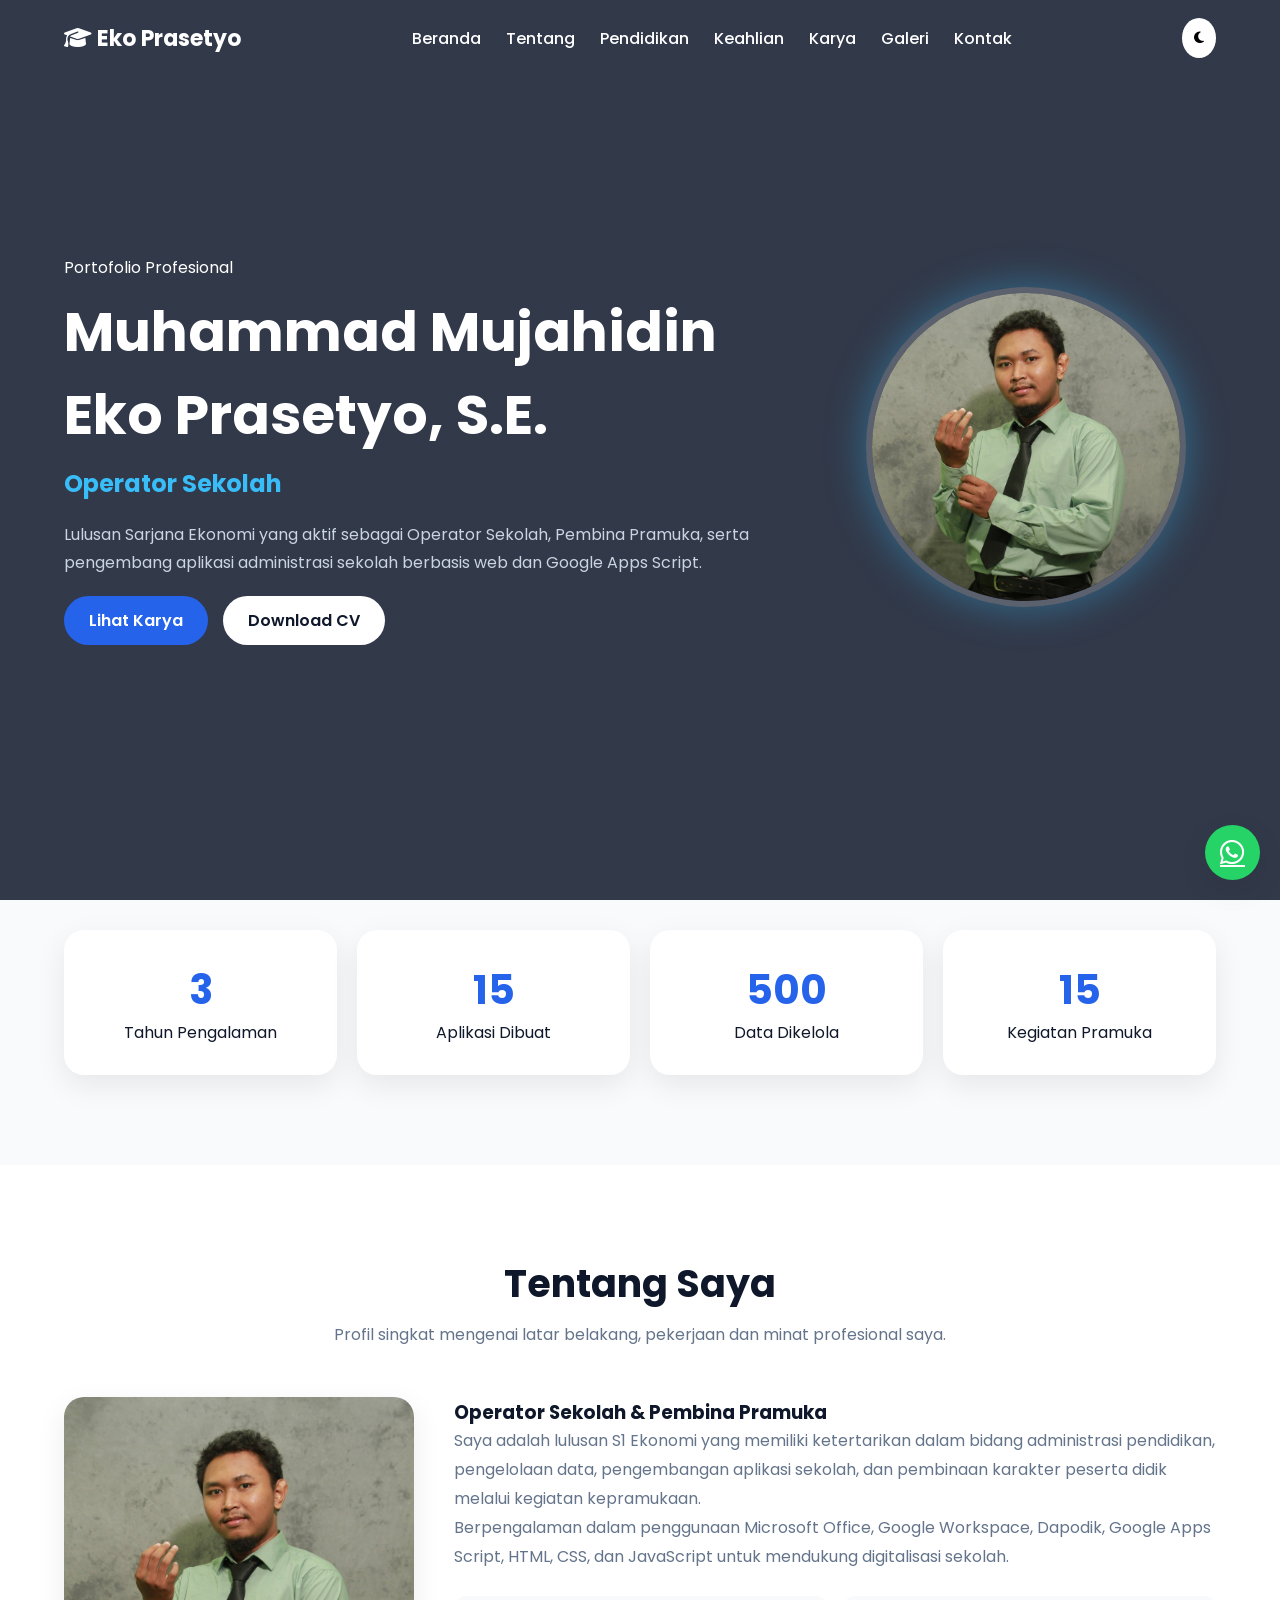
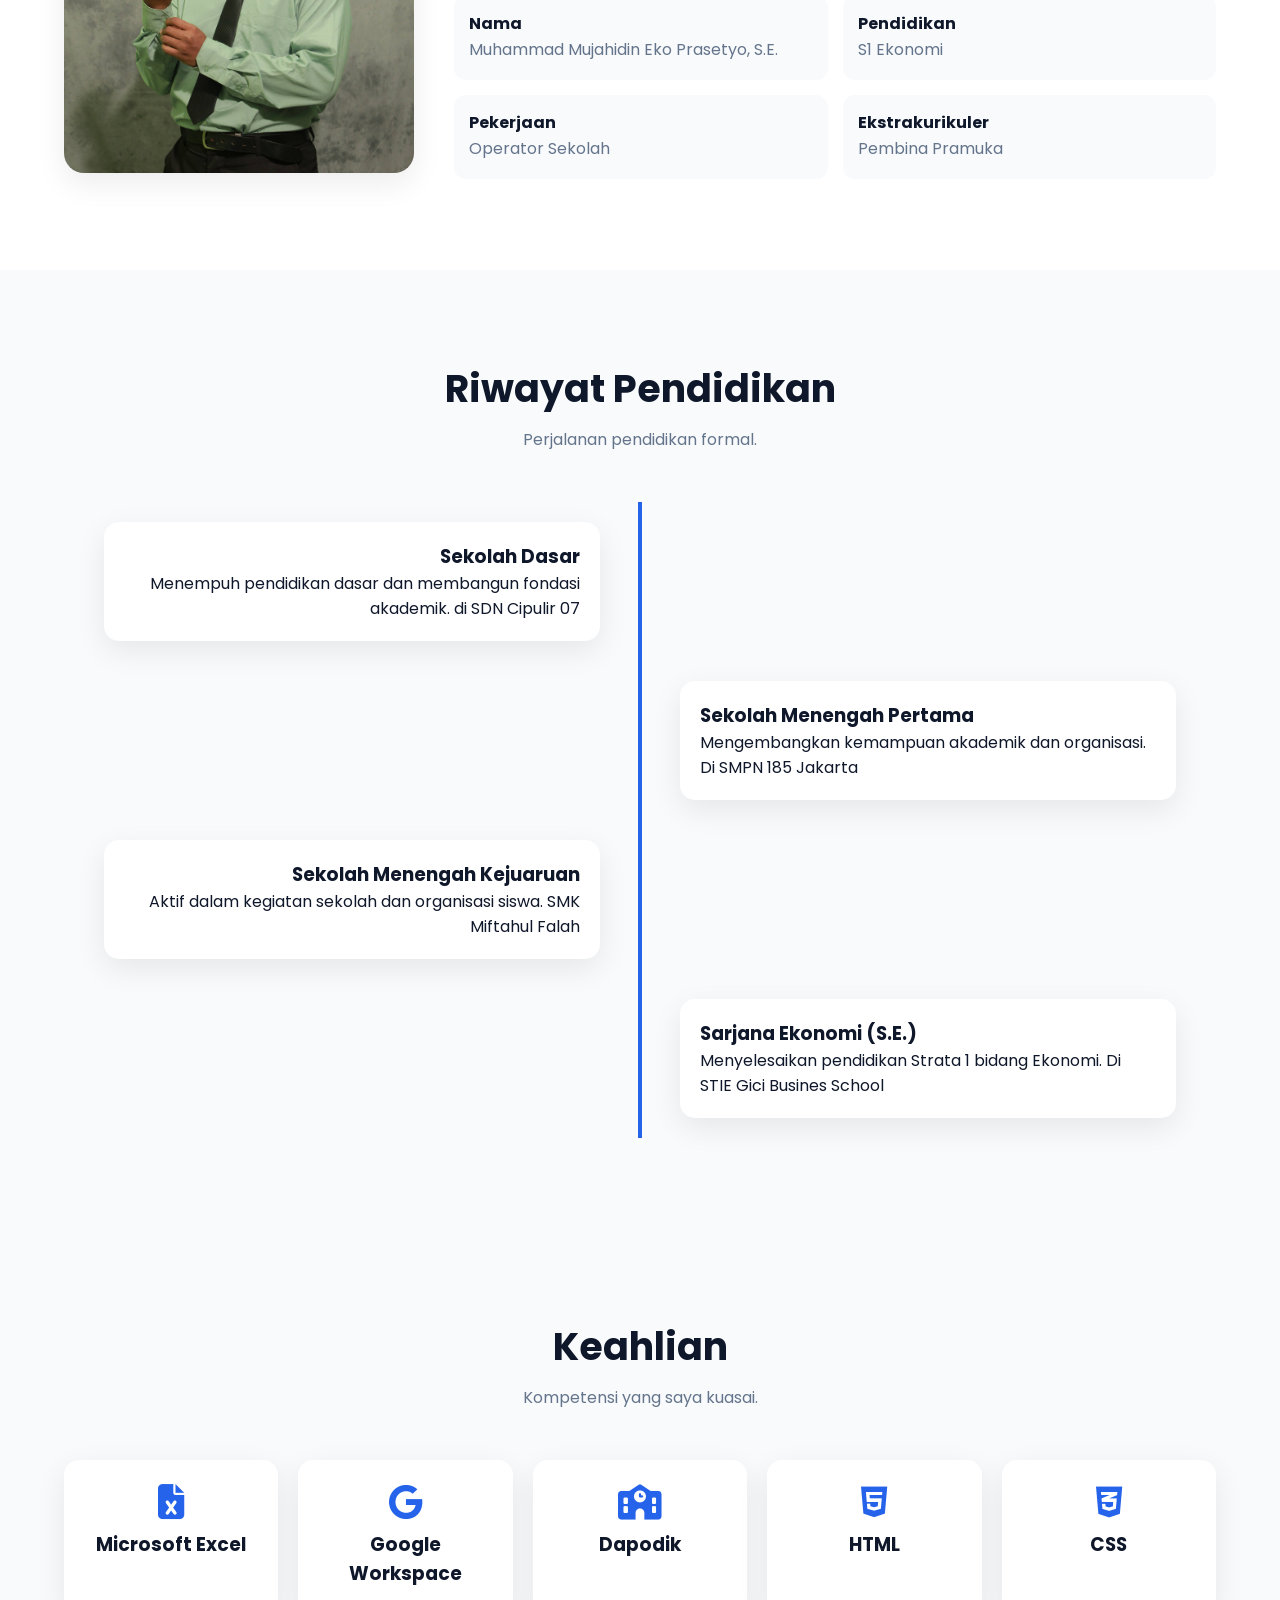
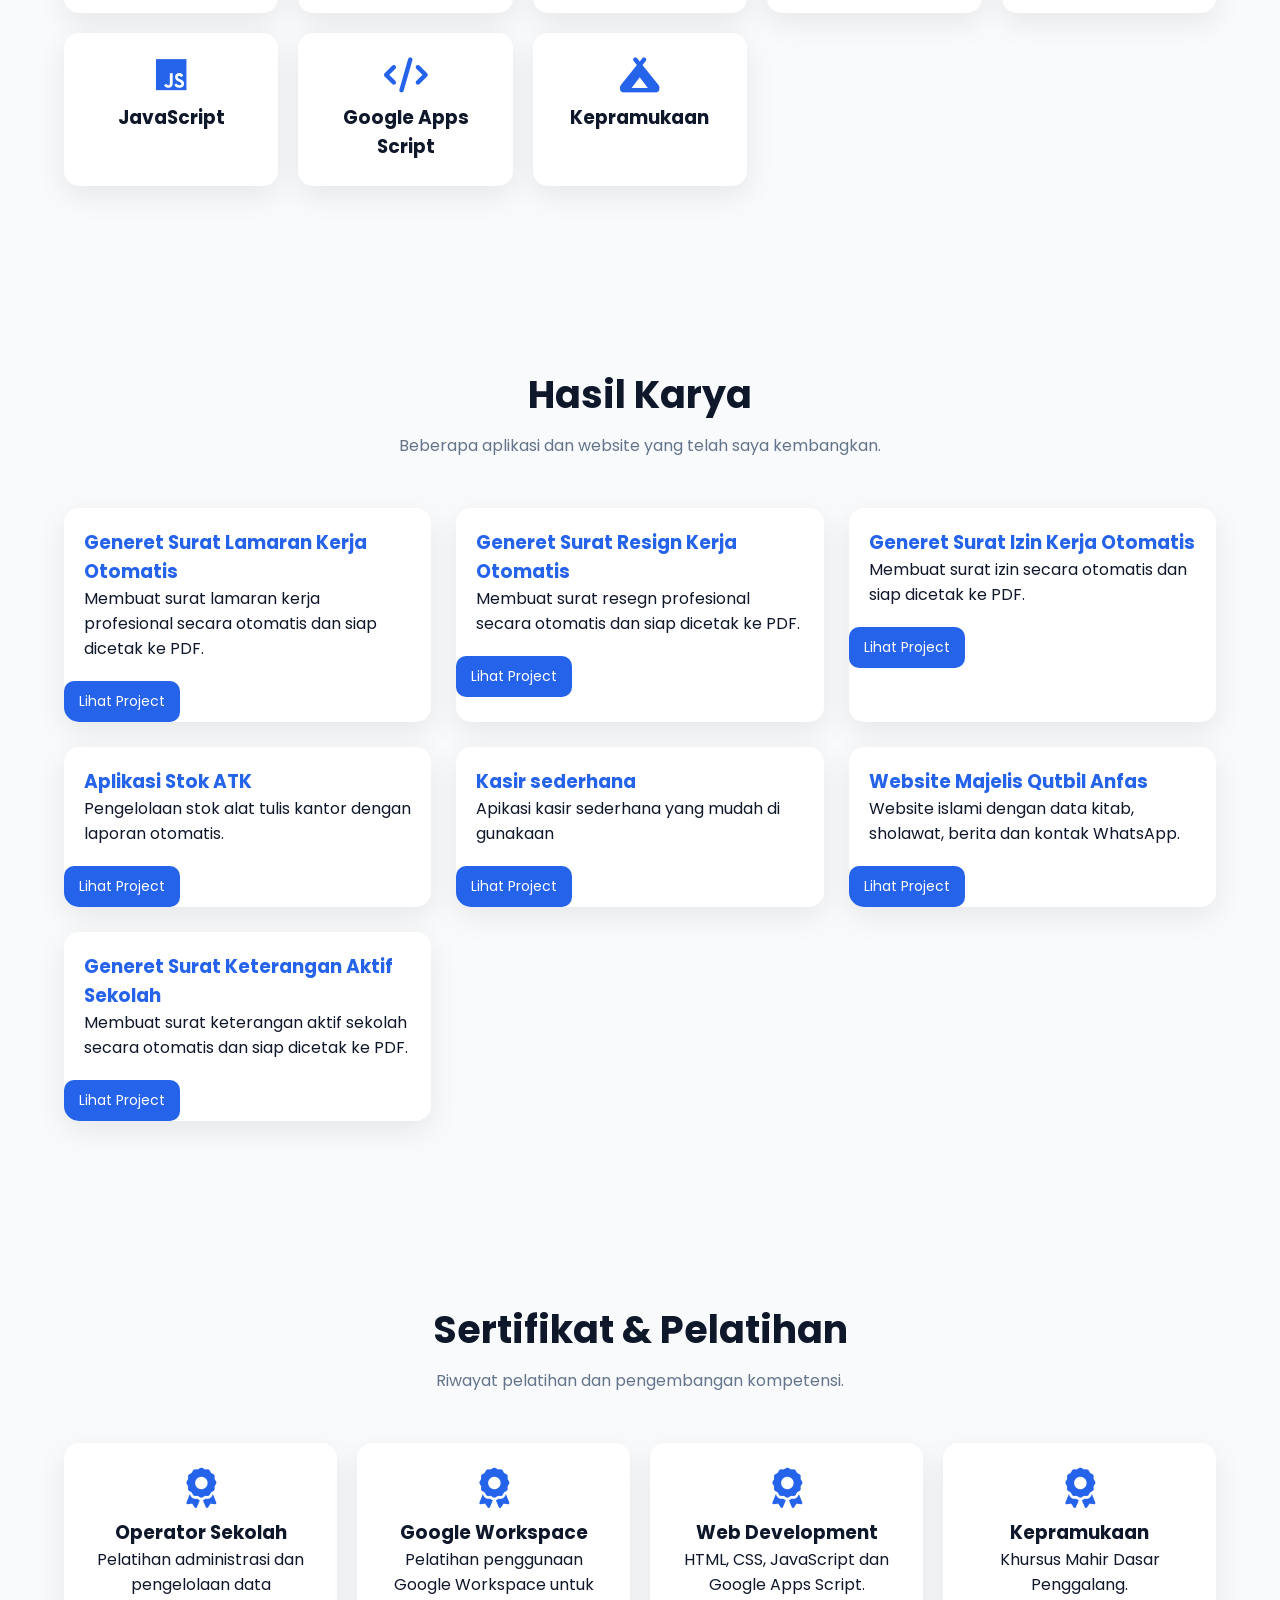
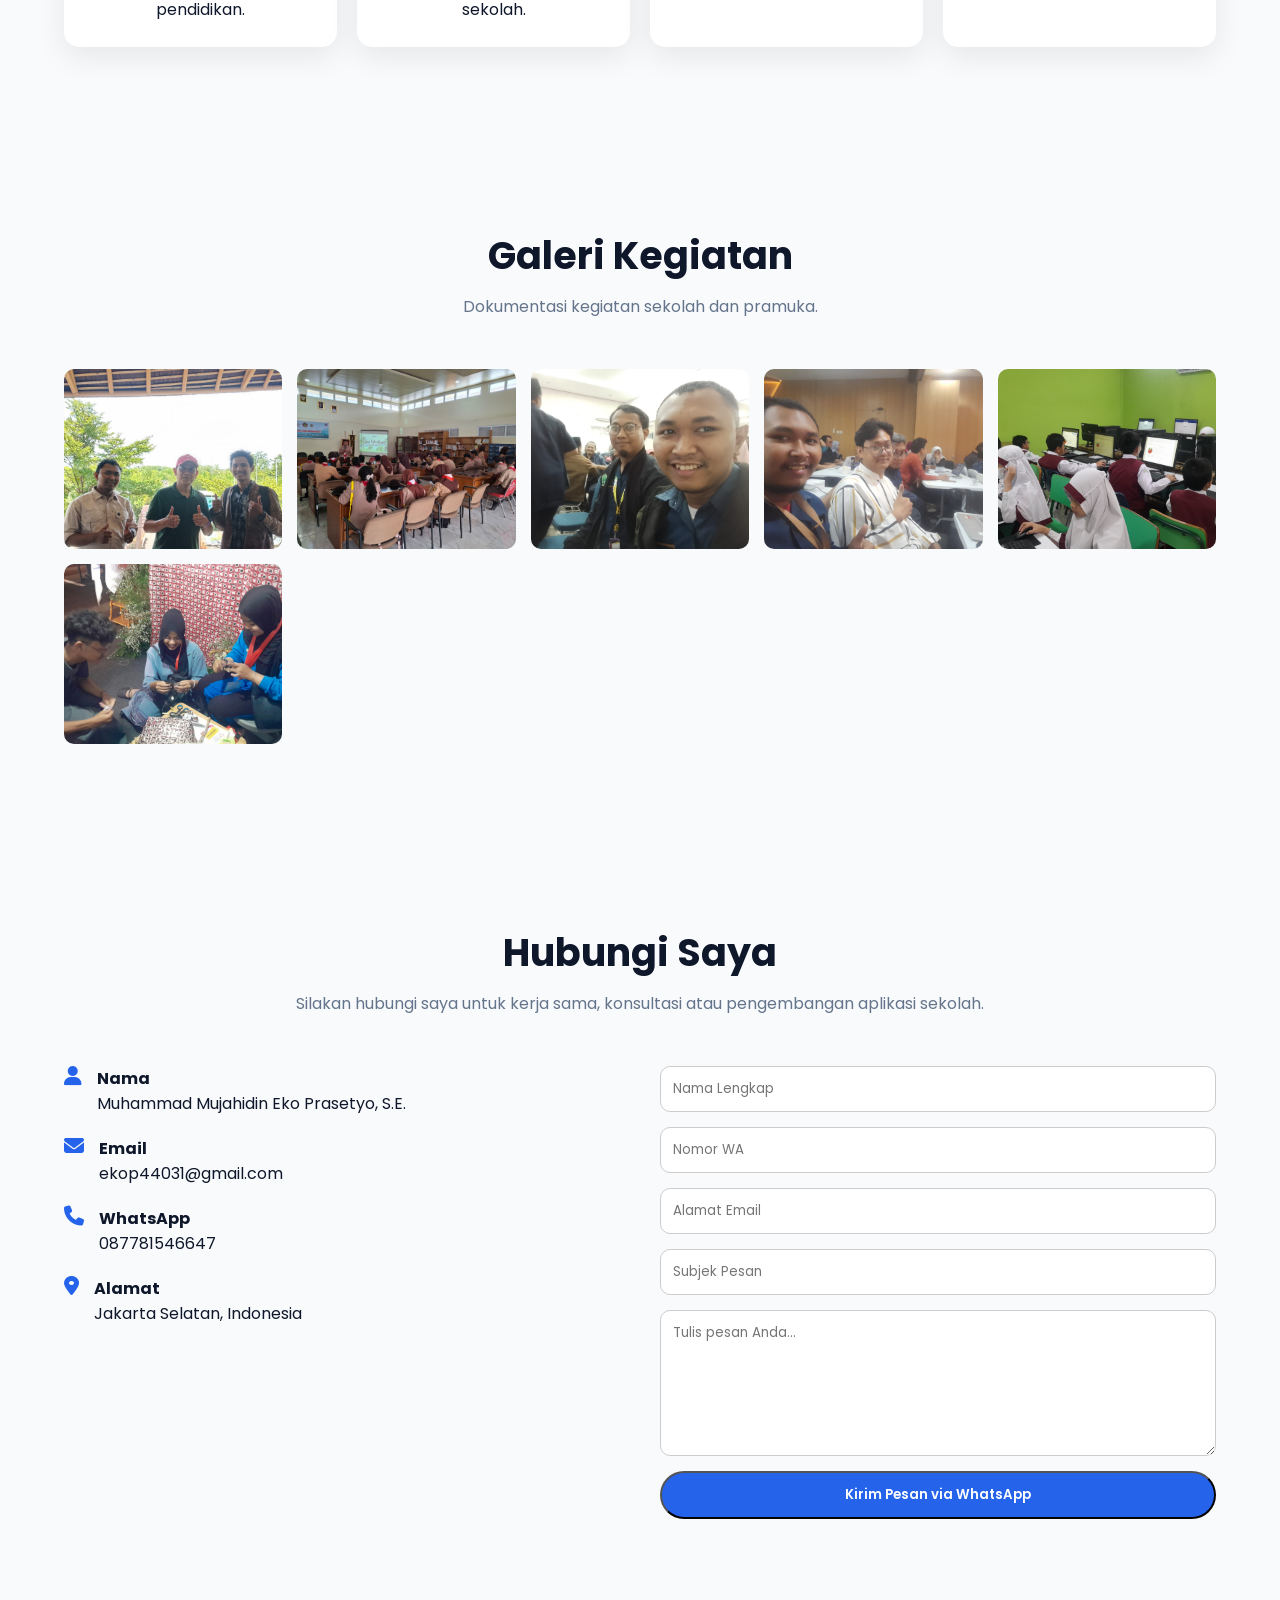
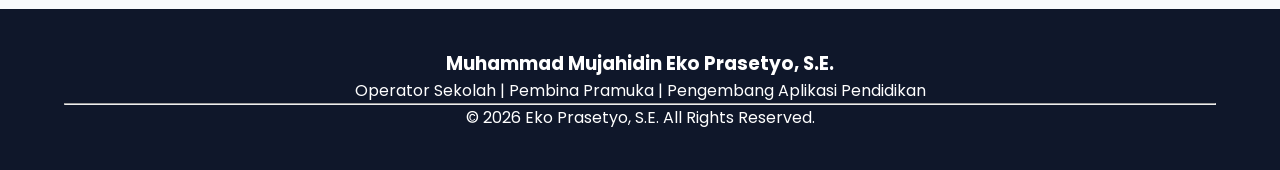
<file: index.html>
<!DOCTYPE html>
<html lang="id">
<head>
    <meta charset="UTF-8">
    <meta name="viewport" content="width=device-width, initial-scale=1.0">

    <title>Eko Prasetyo, S.E | Portofolio Profesional</title>

    <meta name="description" content="Portofolio Eko Prasetyo, S.E. - Operator Sekolah, Pembina Pramuka dan Pengembang Aplikasi Sekolah.">

    <!-- GOOGLE FONT -->
    <link href="https://fonts.googleapis.com/css2?family=Poppins:wght@300;400;500;600;700;800&display=swap" rel="stylesheet">

    <!-- FONT AWESOME -->
    <link rel="stylesheet"
    href="https://cdnjs.cloudflare.com/ajax/libs/font-awesome/6.5.2/css/all.min.css">

    <!-- CSS -->
    <link rel="stylesheet" href="css/style.css">
</head>

<body>

<!-- =========================
NAVBAR
========================= -->

<header class="header">

    <div class="container nav-container">

        <div class="logo">
            <i class="fa-solid fa-graduation-cap"></i>
            Eko Prasetyo
        </div>

        <nav>

            <ul class="nav-menu">

                <li>
                    <a href="#home">Beranda</a>
                </li>

                <li>
                    <a href="#about">Tentang</a>
                </li>

                <li>
                    <a href="#education">Pendidikan</a>
                </li>

                <li>
                    <a href="#skills">Keahlian</a>
                </li>

                <li>
                    <a href="#projects">Karya</a>
                </li>

                <li>
                    <a href="#gallery">Galeri</a>
                </li>

                <li>
                    <a href="#contact">Kontak</a>
                </li>

            </ul>

        </nav>

        <button id="darkModeBtn" class="dark-btn">
            <i class="fa-solid fa-moon"></i>
        </button>

    </div>

</header>

<!-- =========================
HERO
========================= -->

<section id="home" class="hero">

    <div class="container hero-content">

        <div class="hero-text">

            <span class="badge">
                Portofolio Profesional
            </span>

            <h1>
                Muhammad Mujahidin Eko Prasetyo, S.E.
            </h1>

            <h2>
                <span id="typing"></span>
            </h2>

            <p>
                Lulusan Sarjana Ekonomi yang aktif sebagai
                Operator Sekolah, Pembina Pramuka, serta
                pengembang aplikasi administrasi sekolah
                berbasis web dan Google Apps Script.
            </p>

            <div class="hero-button">

                <a href="#projects" class="btn-primary">
                    Lihat Karya
                </a>

                <a href="CV.pdf"
                   class="btn-secondary"
                   target="_blank">

                    Download CV

                </a>

            </div>

        </div>

        <div class="hero-image">

            <img src="img/1.jpg"
                 alt="Foto Profil">

        </div>

    </div>

</section>

<!-- =========================
STATISTIK
========================= -->

<section class="stats">

    <div class="container stats-grid">

        <div class="stat-card">

            <h3 class="counter" data-target="3">
                0
            </h3>

            <p>Tahun Pengalaman</p>

        </div>

        <div class="stat-card">

            <h3 class="counter" data-target="15">
                0
            </h3>

            <p>Aplikasi Dibuat</p>

        </div>

        <div class="stat-card">

            <h3 class="counter" data-target="500">
                0
            </h3>

            <p>Data Dikelola</p>

        </div>

        <div class="stat-card">

            <h3 class="counter" data-target="15">
                0
            </h3>

            <p>Kegiatan Pramuka</p>

        </div>

    </div>

</section>

<!-- =========================
TENTANG
========================= -->

<section id="about" class="about">

    <div class="container">

        <div class="section-title">

            <h2>Tentang Saya</h2>

            <p>
                Profil singkat mengenai latar belakang,
                pekerjaan dan minat profesional saya.
            </p>

        </div>

        <div class="about-grid">

            <div class="about-image">

                <img src="img/1.jpg"
                     alt="Tentang Saya">

            </div>

            <div class="about-content">

                <h3>
                    Operator Sekolah &
                    Pembina Pramuka
                </h3>

                <p>
                    Saya adalah lulusan S1 Ekonomi yang
                    memiliki ketertarikan dalam bidang
                    administrasi pendidikan, pengelolaan data,
                    pengembangan aplikasi sekolah, dan
                    pembinaan karakter peserta didik melalui
                    kegiatan kepramukaan.
                </p>

                <p>
                    Berpengalaman dalam penggunaan
                    Microsoft Office, Google Workspace,
                    Dapodik, Google Apps Script,
                    HTML, CSS, dan JavaScript untuk
                    mendukung digitalisasi sekolah.
                </p>

                <div class="about-info">

                    <div class="info-box">
                        <h4>Nama</h4>
                        <p>Muhammad Mujahidin Eko Prasetyo, S.E.</p>
                    </div>

                    <div class="info-box">
                        <h4>Pendidikan</h4>
                        <p>S1 Ekonomi</p>
                    </div>

                    <div class="info-box">
                        <h4>Pekerjaan</h4>
                        <p>Operator Sekolah</p>
                    </div>

                    <div class="info-box">
                        <h4>Ekstrakurikuler</h4>
                        <p>Pembina Pramuka</p>
                    </div>

                </div>

            </div>

        </div>

    </div>

</section>

<!-- =========================
PENDIDIKAN
========================= -->

<section id="education" class="timeline">
    <div class="container">
        <div class="section-title">
            <h2>Riwayat Pendidikan</h2>
            <p>
                Perjalanan pendidikan formal.
            </p>
        </div>
        <div class="timeline-container">
            <div class="timeline-item">
                <div class="timeline-content">
                    <h3>Sekolah Dasar</h3>
                    <p>
                        Menempuh pendidikan dasar
                        dan membangun fondasi akademik. di SDN Cipulir 07
                    </p>
                </div>
            </div>
            <div class="timeline-item">
                <div class="timeline-content">
                    <h3>Sekolah Menengah Pertama</h3>
                    <p>
                        Mengembangkan kemampuan
                        akademik dan organisasi. Di SMPN 185 Jakarta
                    </p>
                </div>
            </div>
            <div class="timeline-item">
                <div class="timeline-content">
                    <h3>Sekolah Menengah Kejuaruan</h3>
                    <p>
                        Aktif dalam kegiatan sekolah
                        dan organisasi siswa. SMK Miftahul Falah
                    </p>
                </div>
            </div>
            <div class="timeline-item">
                <div class="timeline-content">
                    <h3>Sarjana Ekonomi (S.E.)</h3>
                    <p>
                        Menyelesaikan pendidikan
                        Strata 1 bidang Ekonomi. Di STIE Gici Busines School
                    </p>
                </div>
            </div>
        </div>
    </div>
</section>
<!-- =========================
KEAHLIAN
========================= -->
<section id="skills" class="skills">
    <div class="container">
        <div class="section-title">
            <h2>Keahlian</h2>
            <p>
                Kompetensi yang saya kuasai.
            </p>
        </div>
        <div class="skill-grid">
            <div class="skill-card">
                <i class="fa-solid fa-file-excel"></i>
                <h3>Microsoft Excel</h3>
            </div>
            <div class="skill-card">
                <i class="fa-brands fa-google"></i>
                <h3>Google Workspace</h3>
            </div>
            <div class="skill-card">
                <i class="fa-solid fa-school"></i>
                <h3>Dapodik</h3>
            </div>
            <div class="skill-card">
                <i class="fa-brands fa-html5"></i>
                <h3>HTML</h3>
            </div>
            <div class="skill-card">
                <i class="fa-brands fa-css3-alt"></i>
                <h3>CSS</h3>
            </div>
            <div class="skill-card">
                <i class="fa-brands fa-js"></i>
                <h3>JavaScript</h3>
            </div>
            <div class="skill-card">
                <i class="fa-solid fa-code"></i>
                <h3>Google Apps Script</h3>
            </div>
            <div class="skill-card">
                <i class="fa-solid fa-campground"></i>
                <h3>Kepramukaan</h3>
            </div>
        </div>
    </div>
</section>
 <!-- =========================
HASIL KARYA
========================= -->

<section id="projects" class="projects">

    <div class="container">

        <div class="section-title">

            <h2>Hasil Karya</h2>

            <p>
                Beberapa aplikasi dan website yang telah saya kembangkan.
            </p>

        </div>

        <div class="project-grid">

            <div class="project-card">
                <div class="project-content">
                    <h3>Generet Surat Lamaran Kerja Otomatis</h3>
                    <p>
                        Membuat surat lamaran kerja profesional secara otomatis dan siap dicetak ke PDF.
                    </p>
                </div>
                <div class="project-actions"><a href="pages/surat-lamaran-kerja.html"
                    class="btn-link">Lihat Project</a>
                </div>
            </div>

            <div class="project-card">
                <div class="project-content">

                    <h3>Generet Surat Resign Kerja Otomatis</h3>

                    <p>
                        Membuat surat resegn profesional secara otomatis dan siap dicetak ke PDF.
                    </p>

                </div>
                <div class="project-actions"><a href="pages/surat-resign.html" class="btn-link">Lihat Project</a></div>
            </div>

            <div class="project-card">
                <div class="project-content">

                    <h3>Generet Surat Izin Kerja Otomatis</h3>

                    <p>
                 Membuat surat izin secara otomatis dan siap dicetak ke PDF.
                    </p>

                </div>
                <div class="project-actions"><a href="pages/surat-izin-kerja.html" class="btn-link">Lihat Project</a></div>
            </div>

            <div class="project-card">
                <div class="project-content">

                    <h3>Aplikasi Stok ATK</h3>

                    <p>
                        Pengelolaan stok alat tulis kantor
                        dengan laporan otomatis.
                    </p>

                </div>
                  <div class="project-actions"><a href="https://script.google.com/macros/s/AKfycbyM21FesVsDfocuB6HtI7-pV8P2cTpYQQ4W7jcam6uMyWe1UZnRfTbFOGOlpx2vg1k7/exec" target=
                    "_blank" class="btn-link">Lihat Project</a></div>
            </div>
            <div class="project-card">
                <div class="project-content">

                    <h3>Kasir sederhana </h3>

                    <p>
                        Apikasi kasir sederhana yang mudah di gunakaan
                    </p>

                </div>
                  <div class="project-actions"><a href="https://script.google.com/macros/s/AKfycbx4G12yjih12vN1C-qNhUYAGI-yD8uyrG8N-Q9Sl7m0DuKpHOXwI2yYmFGjoLoKQOE/exec" target=
                    "_blank" class="btn-link">Lihat Project</a></div>
            </div>
            <div class="project-card">
                <div class="project-content">

                    <h3>Website Majelis Qutbil Anfas</h3>

                    <p>
                        Website islami dengan data kitab,
                        sholawat, berita dan kontak WhatsApp.
                    </p>

                </div>
                  <div class="project-actions"><a href="https://mujahidcorporation.github.io/Majelis_QA/" target=
                    "_blank" class="btn-link">Lihat Project</a></div>
            </div>
            
            <div class="project-card">
                <div class="project-content">

                    <h3>Generet Surat Keterangan Aktif Sekolah</h3>

                    <p>
                        Membuat surat keterangan aktif sekolah secara otomatis dan siap dicetak ke PDF.
                    </p>

                </div>
                  <div class="project-actions"><a href="https://mujahidcorporation.github.io/Surat_Keterangan_Aktif/" target=
                    "_blank" class="btn-link">Lihat Project</a></div>
            </div>

        </div>
        

    </div>

</section>

<!-- =========================
SERTIFIKAT
========================= -->

<section class="certificate">

    <div class="container">

        <div class="section-title">

            <h2>Sertifikat & Pelatihan</h2>

            <p>
                Riwayat pelatihan dan pengembangan kompetensi.
            </p>

        </div>

        <div class="certificate-grid">

            <div class="certificate-card">

                <i class="fa-solid fa-award"></i>

                <h3>Operator Sekolah</h3>

                <p>
                    Pelatihan administrasi dan pengelolaan data pendidikan.
                </p>

            </div>

            <div class="certificate-card">

                <i class="fa-solid fa-award"></i>

                <h3>Google Workspace</h3>

                <p>
                    Pelatihan penggunaan Google Workspace untuk sekolah.
                </p>

            </div>

            <div class="certificate-card">

                <i class="fa-solid fa-award"></i>

                <h3>Web Development</h3>

                <p>
                    HTML, CSS, JavaScript dan Google Apps Script.
                </p>

            </div>

            <div class="certificate-card">

                <i class="fa-solid fa-award"></i>

                <h3>Kepramukaan</h3>

                <p>
                    Khursus Mahir Dasar Penggalang.
                </p>

            </div>

        </div>

    </div>

</section>

<!-- =========================
GALERI
========================= -->

<section id="gallery" class="gallery">

    <div class="container">

        <div class="section-title">

            <h2>Galeri Kegiatan</h2>

            <p>
                Dokumentasi kegiatan sekolah dan pramuka.
            </p>

        </div>

        <div class="gallery-grid">

            <img src="img/2.jpeg" alt="Galeri 1">

            <img src="img/3.jpeg" alt="Galeri 2">

            <img src="img/4.jpeg" alt="Galeri 3">

            <img src="img/5.jpeg" alt="Galeri 4">

            <img src="img/6.jpeg" alt="Galeri 5">

            <img src="img/7.jpeg" alt="Galeri 6">

        </div>

    </div>

</section>

<!-- =========================
KONTAK
========================= -->

<section id="contact" class="contact">

    <div class="container">

        <div class="section-title">

            <h2>Hubungi Saya</h2>

            <p>
                Silakan hubungi saya untuk kerja sama,
                konsultasi atau pengembangan aplikasi sekolah.
            </p>

        </div>

        <div class="contact-wrapper">

            <div class="contact-info">

                <div class="contact-item">

                    <i class="fa-solid fa-user"></i>

                    <div>

                        <h4>Nama</h4>

                        <p>Muhammad Mujahidin Eko Prasetyo, S.E.</p>

                    </div>

                </div>

                <div class="contact-item">

                    <i class="fa-solid fa-envelope"></i>

                    <div>

                        <h4>Email</h4>

                        <p>ekop44031@gmail.com</p>

                    </div>

                </div>

                <div class="contact-item">

                    <i class="fa-solid fa-phone"></i>

                    <div>

                        <h4>WhatsApp</h4>

                        <p>087781546647</p>

                    </div>

                </div>

                <div class="contact-item">

                    <i class="fa-solid fa-location-dot"></i>

                    <div>

                        <h4>Alamat</h4>

                        <p>Jakarta Selatan, Indonesia</p>

                    </div>

                </div>

            </div>

            <form class="contact-form" onsubmit="sendWhatsApp(event)">

                <input type="text" id="nama" placeholder="Nama Lengkap" required>
                <input type="nomor" id="nomor" placeholder="Nomor WA" required>
                <input type="email" id="email" placeholder="Alamat Email" required>
                <input type="text" id="subjek" placeholder="Subjek Pesan">
                <textarea id="pesan" rows="6" placeholder="Tulis pesan Anda..." required></textarea>
                <button type="submit" class="btn-primary">Kirim Pesan via WhatsApp
                </button>
            </form>
            

        </div>

    </div>

</section>

<!-- =========================
WHATSAPP FLOATING BUTTON
========================= -->

<a href="https://wa.me/087781546647"
   class="wa-float"
   target="_blank">

    <i class="fa-brands fa-whatsapp"></i>

</a>

<!-- =========================
FOOTER
========================= -->

<footer class="footer">

    <div class="container">

        <div class="footer-content">
            <h3>Muhammad Mujahidin Eko Prasetyo, S.E.</h3>

            <p>
                Operator Sekolah | Pembina Pramuka |
                Pengembang Aplikasi Pendidikan
            </p>
        </div>

        <hr>

        <p class="copyright">
            © 2026 Eko Prasetyo, S.E. All Rights Reserved.
        </p>

    </div>

</footer>

<script src="js/script.js"></script>

</body>
</html>
</file>
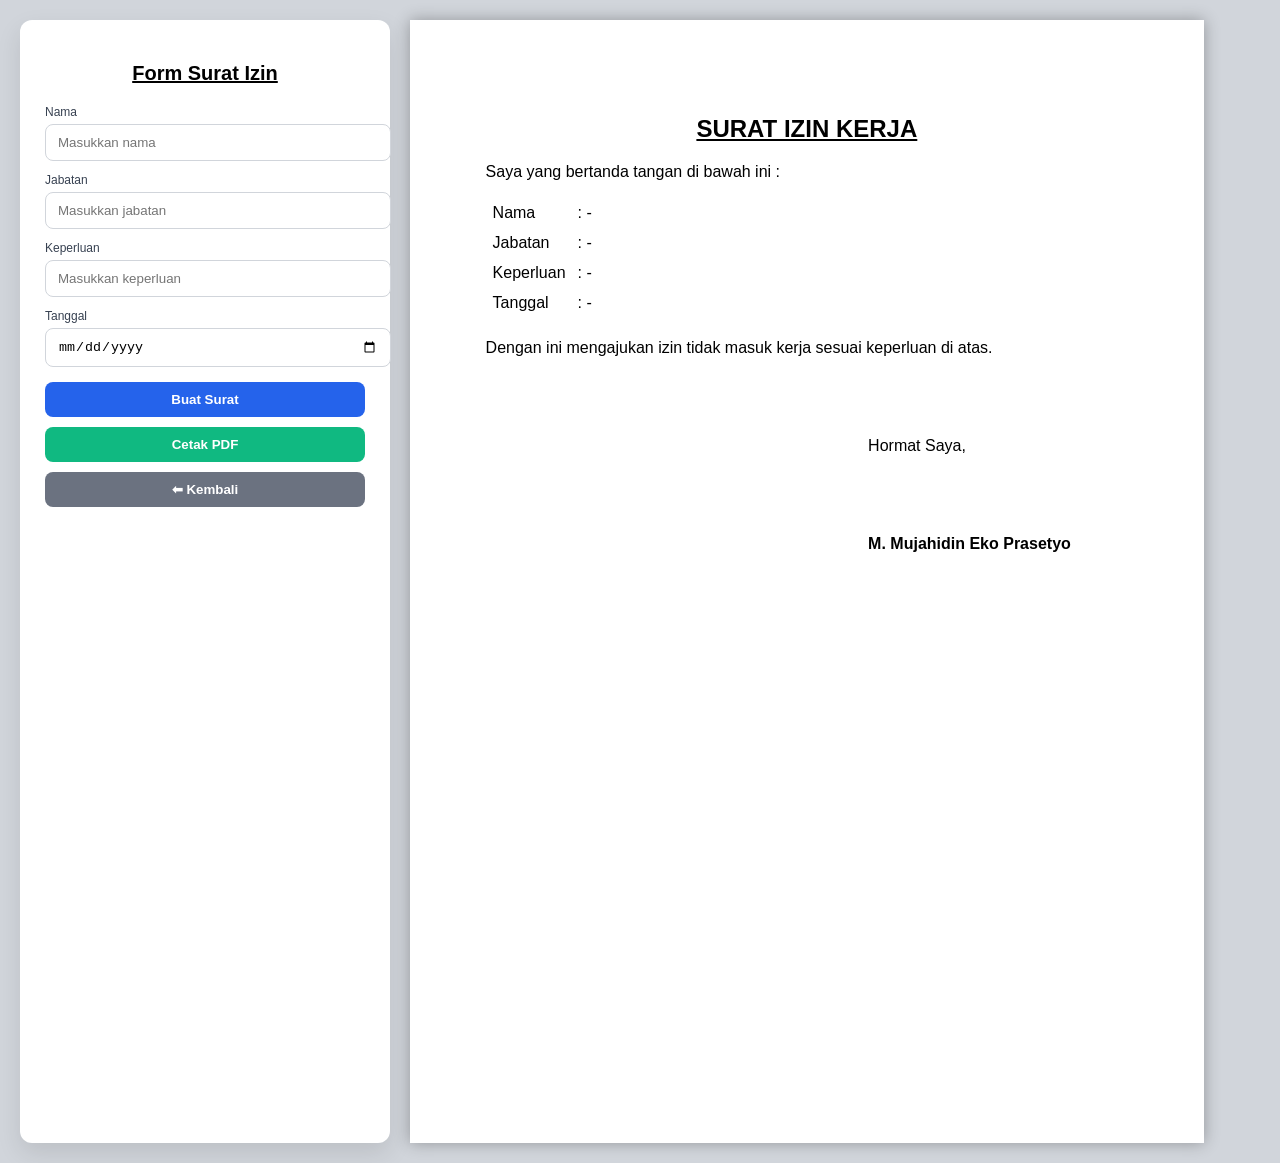
<file: pages/surat-izin-kerja.html>
<!DOCTYPE html>
<html lang="id">
<head>
  <meta charset="UTF-8">
  <title>Surat Izin Kerja</title>
  <link rel="stylesheet" href="../css/surat.css">
</head>
<body>

<div class="container">

  <!-- FORM -->
  <div class="form-box">
  <h2>Form Surat Izin</h2>

  <div class="form-group">
    <label>Nama</label>
    <input type="text" id="nama" placeholder="Masukkan nama">
  </div>

  <div class="form-group">
    <label>Jabatan</label>
    <input type="text" id="jabatan" placeholder="Masukkan jabatan">
  </div>

  <div class="form-group">
    <label>Keperluan</label>
    <input type="text" id="keperluan" placeholder="Masukkan keperluan">
  </div>

  <div class="form-group">
    <label>Tanggal</label>
    <input type="date" id="tanggal">
  </div>

  <div class="btn-group">
    <button class="btn-primary" onclick="generate()">Buat Surat</button>
    <button class="btn-secondary" onclick="window.print()">Cetak PDF</button>
    <button class="btn-back" onclick="window.location.href='../index.html'">
    ⬅ Kembali
  </button>
  </div>
</div>

  <!-- SURAT -->
  <div class="surat">

    <h2>SURAT IZIN KERJA</h2>
    <p class="isi">
      Saya yang bertanda tangan di bawah ini :
    </p>
    <table>
      <tr><td>Nama</td><td>: <span id="outNama">-</span></td></tr>
      <tr><td>Jabatan</td><td>: <span id="outJabatan">-</span></td></tr>
      <tr><td>Keperluan</td><td>: <span id="outKeperluan">-</span></td></tr>
      <tr><td>Tanggal</td><td>: <span id="outTanggal">-</span></td></tr>
    </table>

    <p class="isi">
      Dengan ini mengajukan izin tidak masuk kerja sesuai keperluan di atas.
    </p>

    <div class="ttd">
  <p class="hormat">Hormat Saya,</p>
  <div class="space"></div>
  <p class="nama">M. Mujahidin Eko Prasetyo</p>
</div>

  </div>

</div>

<script>
function generate(){
  document.getElementById("outNama").innerText = nama.value;
  document.getElementById("outJabatan").innerText = jabatan.value;
  document.getElementById("outKeperluan").innerText = keperluan.value;
  document.getElementById("outTanggal").innerText = tanggal.value;
}
</script>

</body>
</html>
</file>
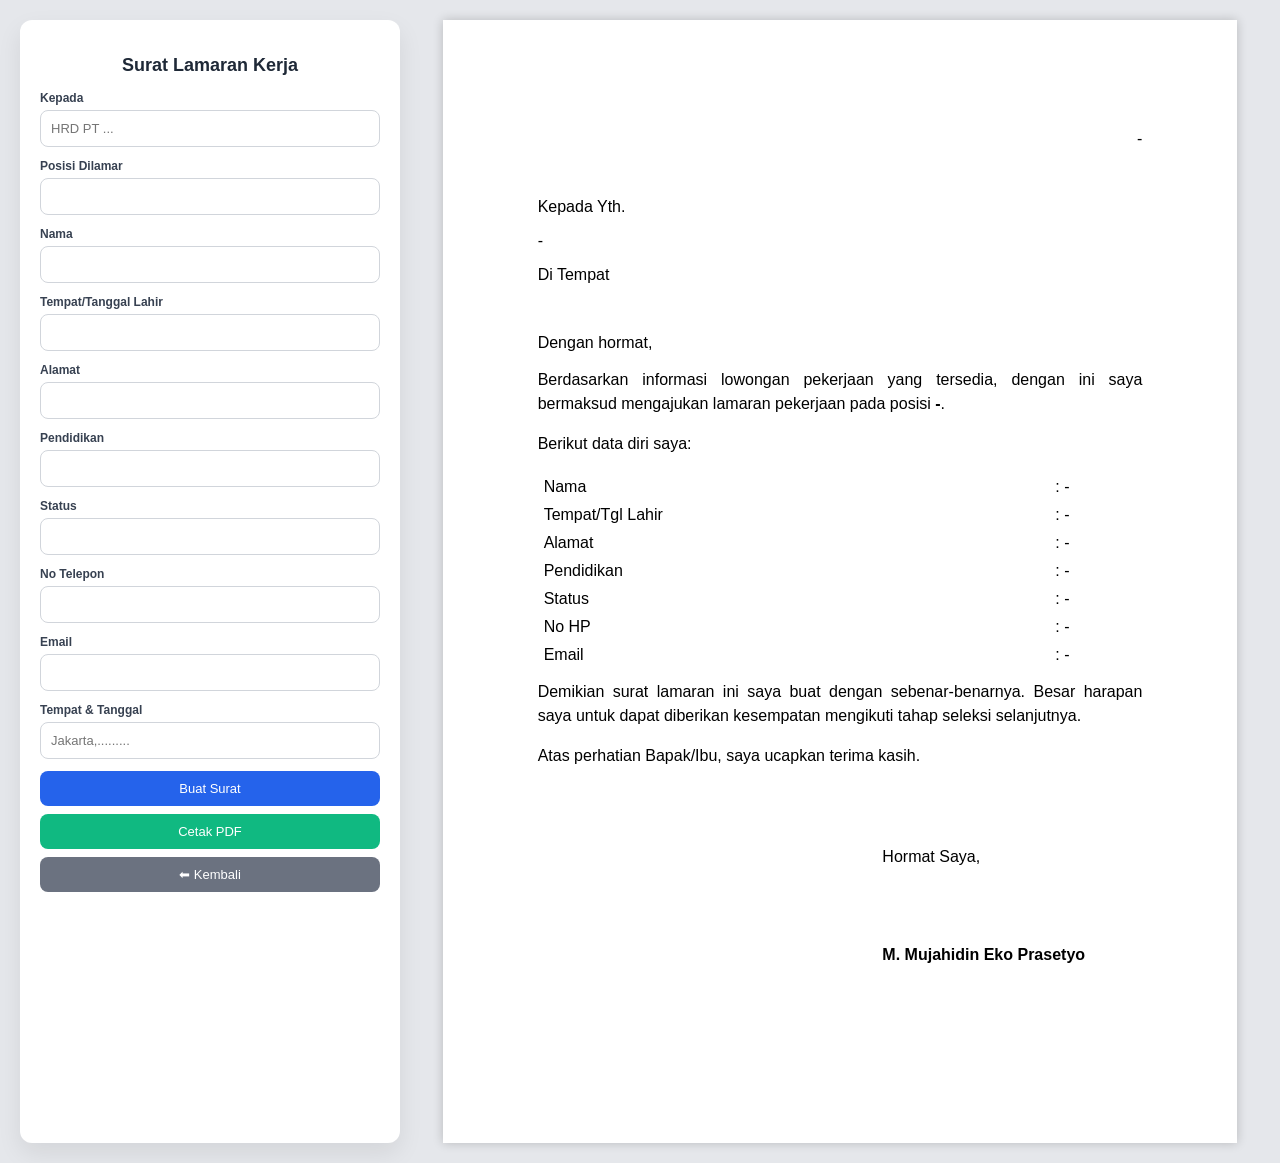
<file: pages/surat-lamaran-kerja.html>
<!DOCTYPE html>
<html lang="id">
<head>
  <meta charset="UTF-8">
  <meta name="viewport" content="width=device-width, initial-scale=1.0">
  <title>Surat Lamaran Kerja</title>
  <link rel="stylesheet" href="../css/surat-lamaran.css">
</head>
<body>

<div class="container">

  <!-- FORM -->
  <div class="form-box">

    <h2>Surat Lamaran Kerja</h2>

    <div class="form-group">
      <label>Kepada</label>
      <input type="text" id="kepada" placeholder="HRD PT ...">
    </div>

    <div class="form-group">
      <label>Posisi Dilamar</label>
      <input type="text" id="posisi">
    </div>

    <div class="form-group">
      <label>Nama</label>
      <input type="text" id="nama">
    </div>

    <div class="form-group">
      <label>Tempat/Tanggal Lahir</label>
      <input type="text" id="ttl">
    </div>

    <div class="form-group">
      <label>Alamat</label>
      <input type="text" id="alamat">
    </div>

    <div class="form-group">
      <label>Pendidikan</label>
      <input type="text" id="pendidikan">
    </div>

    <div class="form-group">
      <label>Status</label>
      <input type="text" id="status">
    </div>

    <div class="form-group">
      <label>No Telepon</label>
      <input type="text" id="telp">
    </div>

    <div class="form-group">
      <label>Email</label>
      <input type="text" id="email">
    </div>

    <div class="form-group">
  <label>Tempat & Tanggal</label>
  <input type="text" id="tanggal" placeholder="Jakarta,.........">
</div>

    <div class="btn-group">
      <button onclick="generate()">Buat Surat</button>
      <button onclick="window.print()">Cetak PDF</button>
      <button onclick="window.location.href='../index.html'">⬅ Kembali</button>
    </div>

  </div>

  <!-- SURAT -->
  <div class="surat">

    <p class="right" id="outTanggal">-</p>

    <br>

    <p>Kepada Yth.</p>
    <p id="outKepada">-</p>
    <p>Di Tempat</p>

    <br>

    <p>Dengan hormat,</p>

    <p class="isi">
      Berdasarkan informasi lowongan pekerjaan yang tersedia, dengan ini saya bermaksud mengajukan lamaran pekerjaan pada posisi <b id="outPosisi">-</b>.
    </p>

    <p class="isi">
      Berikut data diri saya:
    </p>

    <table>
      <tr><td>Nama</td><td>: <span id="outNama">-</span></td></tr>
      <tr><td>Tempat/Tgl Lahir</td><td>: <span id="outTtl">-</span></td></tr>
      <tr><td>Alamat</td><td>: <span id="outAlamat">-</span></td></tr>
      <tr><td>Pendidikan</td><td>: <span id="outPendidikan">-</span></td></tr>
      <tr><td>Status</td><td>: <span id="outStatus">-</span></td></tr>
      <tr><td>No HP</td><td>: <span id="outTelp">-</span></td></tr>
      <tr><td>Email</td><td>: <span id="outEmail">-</span></td></tr>
    </table>

    <p class="isi">
      Demikian surat lamaran ini saya buat dengan sebenar-benarnya. Besar harapan saya untuk dapat diberikan kesempatan mengikuti tahap seleksi selanjutnya.
    </p>

    <p class="isi">
      Atas perhatian Bapak/Ibu, saya ucapkan terima kasih.
    </p>

    <!-- TTD -->
    <div class="ttd">
    <p class="hormat">Hormat Saya,</p>
    <div class="space"></div>
    <p class="nama">M. Mujahidin Eko Prasetyo</p>
    </div>
  </div>

</div>

<script>
const get = (id) => document.getElementById(id).value;

function generate(){
  document.getElementById("outNama").innerText = get("nama");
  document.getElementById("outKepada").innerText = get("kepada");
  document.getElementById("outPosisi").innerText = get("posisi");
  document.getElementById("outTtl").innerText = get("ttl");
  document.getElementById("outAlamat").innerText = get("alamat");
  document.getElementById("outPendidikan").innerText = get("pendidikan");
  document.getElementById("outStatus").innerText = get("status");
  document.getElementById("outTelp").innerText = get("telp");
  document.getElementById("outEmail").innerText = get("email");
  document.getElementById("outTanggal").innerText = get("tanggal");
  document.getElementById("outNamaTTD").innerText = get("nama");
}
</script>

</body>
</html>
</file>
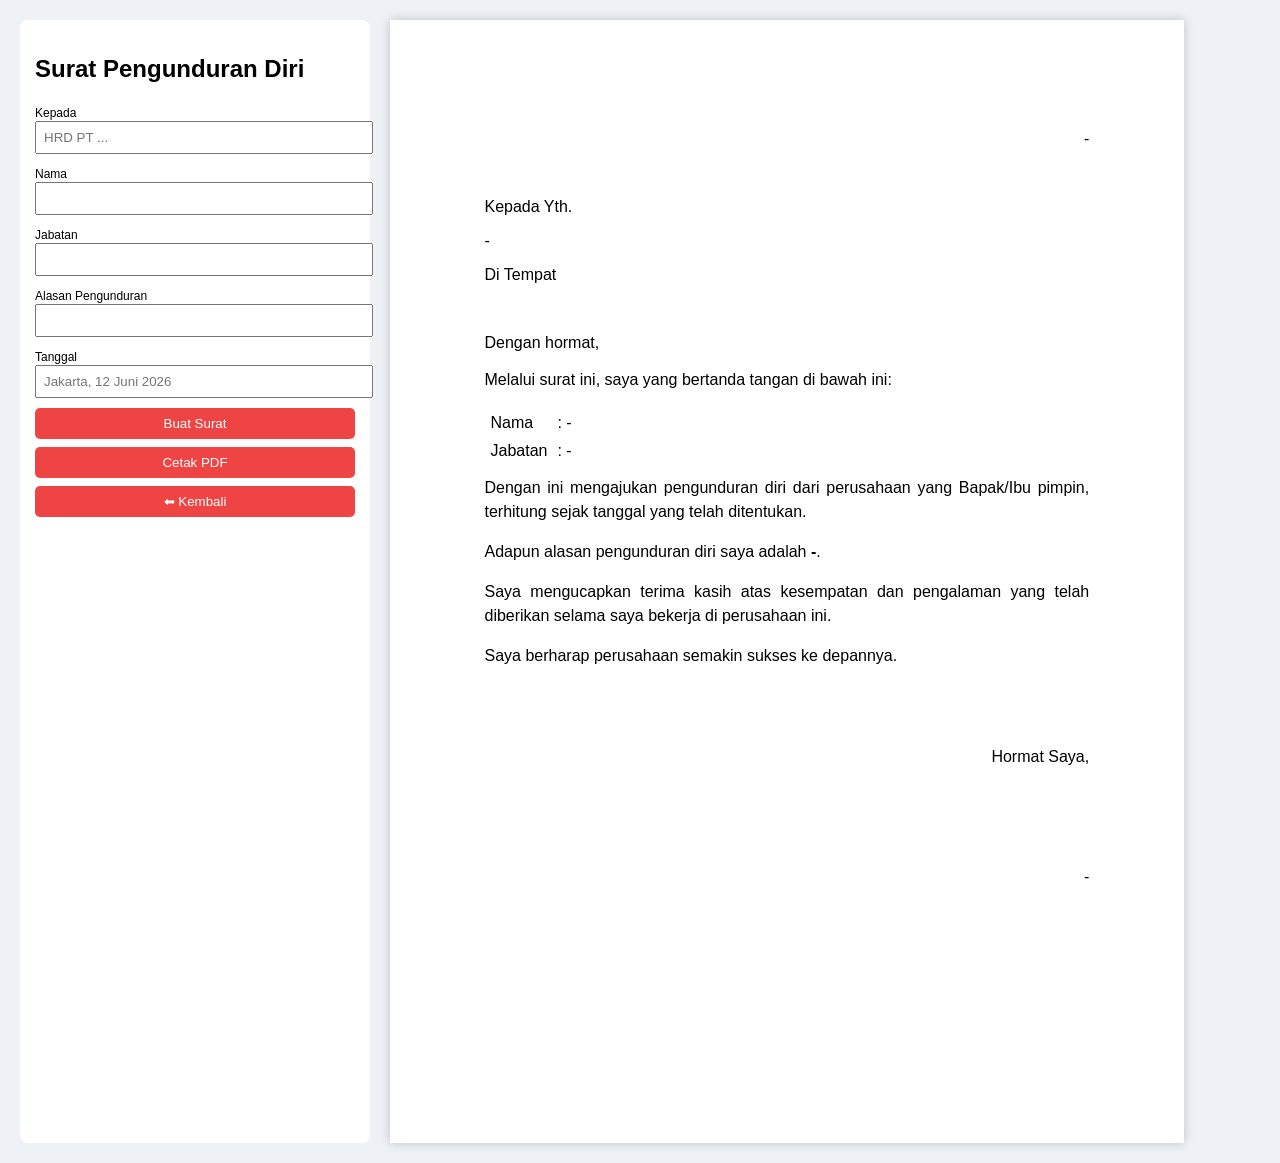
<file: pages/surat-resign.html>
<!DOCTYPE html>
<html lang="id">
<head>
  <meta charset="UTF-8">
  <meta name="viewport" content="width=device-width, initial-scale=1.0">
  <title>Surat Resign</title>
  <link rel="stylesheet" href="../css/surat-resign.css">
</head>
<body>

<div class="container">

  <!-- FORM -->
  <div class="form-box">

    <h2>Surat Pengunduran Diri</h2>

    <div class="form-group">
      <label>Kepada</label>
      <input type="text" id="kepada" placeholder="HRD PT ...">
    </div>

    <div class="form-group">
      <label>Nama</label>
      <input type="text" id="nama">
    </div>

    <div class="form-group">
      <label>Jabatan</label>
      <input type="text" id="jabatan">
    </div>

    <div class="form-group">
      <label>Alasan Pengunduran</label>
      <input type="text" id="alasan">
    </div>

    <div class="form-group">
      <label>Tanggal</label>
      <input type="text" id="tanggal" placeholder="Jakarta, 12 Juni 2026">
    </div>

    <div class="btn-group">
      <button onclick="generate()">Buat Surat</button>
      <button onclick="window.print()">Cetak PDF</button>
      <button onclick="window.location.href='../index.html'">⬅ Kembali</button>
    </div>

  </div>

  <!-- SURAT -->
  <div class="surat">

    <p class="right" id="outTanggal">-</p>

    <br>

    <p>Kepada Yth.</p>
    <p id="outKepada">-</p>
    <p>Di Tempat</p>

    <br>

    <p>Dengan hormat,</p>

    <p class="isi">
      Melalui surat ini, saya yang bertanda tangan di bawah ini:
    </p>

    <table>
      <tr><td>Nama</td><td>: <span id="outNama">-</span></td></tr>
      <tr><td>Jabatan</td><td>: <span id="outJabatan">-</span></td></tr>
    </table>

    <p class="isi">
      Dengan ini mengajukan pengunduran diri dari perusahaan yang Bapak/Ibu pimpin, terhitung sejak tanggal yang telah ditentukan.
    </p>

    <p class="isi">
      Adapun alasan pengunduran diri saya adalah <b id="outAlasan">-</b>.
    </p>

    <p class="isi">
      Saya mengucapkan terima kasih atas kesempatan dan pengalaman yang telah diberikan selama saya bekerja di perusahaan ini.
    </p>

    <p class="isi">
      Saya berharap perusahaan semakin sukses ke depannya.
    </p>

    <!-- TTD -->
    <div class="ttd">
      <p class="hormat">Hormat Saya,</p>
      <div class="space"></div>
      <p class="nama" id="outNamaTTD">-</p>
    </div>

  </div>

</div>

<script>
const get = (id) => document.getElementById(id).value;

function generate(){
  document.getElementById("outTanggal").innerText = get("tanggal");
  document.getElementById("outKepada").innerText = get("kepada");
  document.getElementById("outNama").innerText = get("nama");
  document.getElementById("outJabatan").innerText = get("jabatan");
  document.getElementById("outAlasan").innerText = get("alasan");
  document.getElementById("outNamaTTD").innerText = get("nama");
}
</script>

</body>
</html>
</file>
<file: css/style.css>
:root{
    --primary:#2563eb;
    --dark:#0f172a;
    --light:#f8fafc;
    --gray:#64748b;
    --card:#ffffff;
    --shadow:0 10px 30px rgba(0,0,0,.08);
}

.dark-mode{
    --primary:#38bdf8;
    --dark:#f8fafc;
    --light:#0f172a;
    --gray:#94a3b8;
    --card:#1e293b;
    --shadow:0 10px 30px rgba(0,0,0,.4);
}

*{
    margin:0;
    padding:0;
    box-sizing:border-box;
    font-family:'Poppins',sans-serif;
    scroll-behavior:smooth;
}

body{
    background:var(--light);
    color:var(--dark);
    transition:.3s;
}

/* ================= NAVBAR ================= */

.header{
    position:fixed;
    top:0;
    left:0;
    width:100%;
    z-index:999;
    transition:.3s;
}

.nav-container{
    display:flex;
    justify-content:space-between;
    align-items:center;
    padding:18px 0;
}

.logo{
    font-size:22px;
    font-weight:700;
    color:white;
}

.nav-menu{
    display:flex;
    list-style:none;
    gap:25px;
}

.nav-menu a{
    color:white;
    text-decoration:none;
    font-weight:500;
    transition:.3s;
}

.nav-menu a:hover{
    color:#38bdf8;
}

.dark-btn{
    background:white;
    border:none;
    padding:10px 12px;
    border-radius:50%;
    cursor:pointer;
}

/* navbar saat scroll */
.header.scrolled{
    background:rgba(15,23,42,.95);
    backdrop-filter:blur(10px);
    box-shadow:var(--shadow);
}

/* ================= CONTAINER ================= */

.container{
    width:90%;
    max-width:1200px;
    margin:auto;
}

section{
    padding:90px 0;
}

.section-title{
    text-align:center;
    margin-bottom:50px;
}

.section-title h2{
    font-size:38px;
    font-weight:700;
}

.section-title p{
    color:var(--gray);
    margin-top:10px;
}

/* ================= HERO ================= */

.hero{
    min-height:100vh;
    display:flex;
    align-items:center;
    background:linear-gradient(rgba(15,23,42,.85),rgba(15,23,42,.85)),
    url("https://images.unsplash.com/photo-1522202176988-66273c2fd55f");
    background-size:cover;
    background-position:center;
    color:white;
}

.hero-content{
    display:grid;
    grid-template-columns:1fr 350px;
    align-items:center;
    gap:50px;
}

.hero-text h1{
    font-size:55px;
    margin:10px 0;
}

.hero-text h2{
    color:#38bdf8;
}

.hero-text p{
    color:#cbd5e1;
    margin:20px 0;
    line-height:1.7;
}

.hero-image img{
    width:320px;
    height:320px;
    border-radius:50%;
    object-fit:cover;
    border:6px solid rgba(255,255,255,.2);
    box-shadow:0 0 40px rgba(56,189,248,.4);
}

.hero-button{
    display:flex;
    gap:15px;
    flex-wrap:wrap;
}

.btn-primary{
    background:var(--primary);
    color:white;
    padding:12px 25px;
    border-radius:30px;
    text-decoration:none;
    font-weight:600;
    display:inline-block;
}

.btn-secondary{
    background:white;
    color:#0f172a;
    padding:12px 25px;
    border-radius:30px;
    text-decoration:none;
    font-weight:600;
}

/* ================= STATS ================= */

.stats{
    margin-top:-60px;
}

.stats-grid{
    display:grid;
    grid-template-columns:repeat(4,1fr);
    gap:20px;
}

.stat-card{
    background:var(--card);
    padding:30px;
    border-radius:20px;
    text-align:center;
    box-shadow:var(--shadow);
}

.stat-card h3{
    font-size:40px;
    color:var(--primary);
}

/* ================= ABOUT ================= */

.about{
    background:var(--card);
}

.about-grid{
    display:grid;
    grid-template-columns:350px 1fr;
    gap:40px;
    align-items:center;
}

.about-image img{
    width:100%;
    border-radius:20px;
    box-shadow:var(--shadow);
}

.about-content p{
    color:var(--gray);
    line-height:1.8;
}

.about-info{
    display:grid;
    grid-template-columns:repeat(2,1fr);
    gap:15px;
    margin-top:25px;
}

.info-box{
    background:var(--light);
    padding:15px;
    border-radius:12px;
}

/* ================= TIMELINE ================= */

.timeline-container{
    position:relative;
}

.timeline-container::before{
    content:"";
    position:absolute;
    width:4px;
    height:100%;
    background:var(--primary);
    left:50%;
    transform:translateX(-50%);
}

.timeline-item{
    width:50%;
    padding:20px 40px;
}

.timeline-item:nth-child(odd){
    text-align:right;
}

.timeline-item:nth-child(even){
    margin-left:50%;
}

.timeline-content{
    background:var(--card);
    padding:20px;
    border-radius:15px;
    box-shadow:var(--shadow);
}

/* ================= SKILLS ================= */

.skill-grid{
    display:grid;
    grid-template-columns:repeat(auto-fit,minmax(200px,1fr));
    gap:20px;
}

.skill-card{
    background:var(--card);
    padding:25px;
    border-radius:15px;
    text-align:center;
    box-shadow:var(--shadow);
    transition:.3s;
}

.skill-card:hover{
    transform:translateY(-10px);
}

.skill-card i{
    font-size:35px;
    color:var(--primary);
    margin-bottom:10px;
}

/* ================= PROJECT ================= */

.project-grid{
    display:grid;
    grid-template-columns:repeat(auto-fit,minmax(300px,1fr));
    gap:25px;
}

.project-card{
    background:var(--card);
    border-radius:15px;
    overflow:hidden;
    box-shadow:var(--shadow);
    transition:.3s;
}

.project-card:hover{
    transform:translateY(-8px);
}

.project-card img{
    width:100%;
    height:200px;
    object-fit:cover;
}

.project-content{
    padding:20px;
}

.project-content h3{
    color:var(--primary);
}

.btn-link{
    display:inline-block;
    padding:10px 15px;
    background:#2563eb;
    color:white;
    text-decoration:none;
    border-radius:10px;
    font-size:14px;
    transition:.3s;
}

.btn-link:hover{
    background:#1e40af;
    transform:translateY(-3px);
}
/* ================= CERTIFICATE ================= */

.certificate-grid{
    display:grid;
    grid-template-columns:repeat(auto-fit,minmax(250px,1fr));
    gap:20px;
}

.certificate-card{
    background:var(--card);
    padding:25px;
    border-radius:15px;
    text-align:center;
    box-shadow:var(--shadow);
}

.certificate-card i{
    font-size:40px;
    color:var(--primary);
    margin-bottom:10px;
}

/* ================= GALLERY ================= */

.gallery-grid{
    display:grid;
    grid-template-columns:repeat(auto-fit,minmax(200px,1fr));
    gap:15px;
}

.gallery-grid img{
    width:100%;
    height:180px;
    object-fit:cover;
    border-radius:10px;
    transition:.3s;
}

.gallery-grid img:hover{
    transform:scale(1.05);
}

/* ================= CONTACT ================= */

.contact-wrapper{
    display:grid;
    grid-template-columns:1fr 1fr;
    gap:40px;
}

.contact-item{
    display:flex;
    gap:15px;
    margin-bottom:20px;
}

.contact-item i{
    font-size:20px;
    color:var(--primary);
}

.contact-form{
    display:flex;
    flex-direction:column;
    gap:15px;
}

.contact-form input,
.contact-form textarea{
    padding:12px;
    border-radius:10px;
    border:1px solid #ccc;
}

/* ================= WHATSAPP FLOAT ================= */

.wa-float{
    position:fixed;
    bottom:20px;
    right:20px;
    background:#25D366;
    color:white;
    width:55px;
    height:55px;
    border-radius:50%;
    display:flex;
    align-items:center;
    justify-content:center;
    font-size:28px;
    box-shadow:var(--shadow);
}

/* ================= FOOTER ================= */

.footer{
    background:var(--dark);
    color:white;
    text-align:center;
    padding:40px 0;
}

.social a{
    color:white;
    margin:0 10px;
    font-size:18px;
}

/* ================= RESPONSIVE ================= */

@media(max-width:768px){

.hero-content{
    grid-template-columns:1fr;
    text-align:center;
}

.stats-grid{
    grid-template-columns:repeat(2,1fr);
}

.about-grid{
    grid-template-columns:1fr;
}

.contact-wrapper{
    grid-template-columns:1fr;
}

.nav-menu{
    display:none;
}

}
/* ================= TABLET ================= */

@media (max-width: 992px){

    .hero-content{
        grid-template-columns:1fr;
        text-align:center;
    }

    .hero-image img{
        width:280px;
        height:280px;
    }

    .about-grid{
        grid-template-columns:1fr;
    }

    .timeline-container::before{
        left:20px;
    }

    .timeline-item{
        width:100%;
        margin-left:0 !important;
        padding-left:60px;
        padding-right:10px;
        text-align:left !important;
    }

}

/* ================= MOBILE ================= */

@media (max-width:768px){

    .container{
        width:95%;
    }

    .nav-container{
        flex-wrap:wrap;
        gap:15px;
    }

    .logo{
        font-size:18px;
    }

    .nav-menu{
        display:none;
    }

    .hero{
        padding-top:100px;
    }

    .hero-text h1{
        font-size:32px;
        line-height:1.3;
    }

    .hero-text h2{
        font-size:20px;
    }

    .hero-text p{
        font-size:14px;
    }

    .hero-image img{
        width:220px;
        height:220px;
    }

    .hero-button{
        justify-content:center;
    }

    .stats-grid{
        grid-template-columns:1fr 1fr;
    }

    .about-info{
        grid-template-columns:1fr;
    }

    .skill-grid{
        grid-template-columns:1fr;
    }

    .project-grid{
        grid-template-columns:1fr;
    }

    .certificate-grid{
        grid-template-columns:1fr;
    }

    .gallery-grid{
        grid-template-columns:1fr 1fr;
    }

    .contact-wrapper{
        grid-template-columns:1fr;
    }

    .section-title h2{
        font-size:28px;
    }

}

/* ================= HP KECIL ================= */

@media (max-width:480px){

    section{
        padding:70px 0;
    }

    .hero-text h1{
        font-size:26px;
    }

    .hero-text h2{
        font-size:18px;
    }

    .hero-image img{
        width:180px;
        height:180px;
    }

    .stats-grid{
        grid-template-columns:1fr;
    }

    .gallery-grid{
        grid-template-columns:1fr;
    }

    .btn-primary,
    .btn-secondary{
        width:100%;
        text-align:center;
    }

    .contact-form input,
    .contact-form textarea{
        width:100%;
    }

}
</file>
<file: css/surat.css>
body {
  margin: 0;
  font-family: Arial;
  background: #d1d5db;
}

/* LAYOUT */
.container {
  display: flex;
  gap: 20px;
  padding: 20px;
}

/* FORM */
.form-box {
  width: 320px;
  background: white;
  padding: 25px;
  border-radius: 12px;
  box-shadow: 0 10px 25px rgba(0,0,0,0.1);

  font-family: Arial;
}

/* judul */
.form-box h2 {
  text-align: center;
  margin-bottom: 20px;
  font-size: 20px;
}

/* setiap input group */
.form-group {
  margin-bottom: 12px;
}

.form-group label {
  display: block;
  font-size: 12px;
  margin-bottom: 5px;
  color: #374151;
}

/* input */
.form-group input {
  width: 100%;
  padding: 10px 12px;

  border: 1px solid #d1d5db;
  border-radius: 8px;

  outline: none;
  transition: 0.2s;
}

.form-group input:focus {
  border-color: #2563eb;
  box-shadow: 0 0 5px rgba(37,99,235,0.3);
}

/* tombol */
.btn-group {
  margin-top: 15px;
  display: flex;
  flex-direction: column;
  gap: 10px;
}

button {
  padding: 10px;
  border: none;
  border-radius: 8px;
  cursor: pointer;
  font-weight: bold;
}
.btn-back {
  background: #6b7280;
  color: white;
}

.btn-back:hover {
  background: #4b5563;
}
/* tombol utama */
.btn-primary {
  background: #2563eb;
  color: white;
}

.btn-primary:hover {
  background: #1d4ed8;
}

/* tombol sekunder */
.btn-secondary {
  background: #10b981;
  color: white;
}

.btn-secondary:hover {
  background: #059669;
}
/* =========================
   SURAT A4 FULL FIX
========================= */
.surat {
  width: 210mm;        /* FIX A4 WIDTH */
  height: 297mm;       /* FIX A4 HEIGHT */
  background: white;

  padding: 20mm;
  box-sizing: border-box;

  box-shadow: 0 0 15px rgba(0,0,0,0.3);
}

/* JUDUL */
h2 {
  text-align: center;
  text-decoration: underline;
}

/* ISI */
table td {
  padding: 5px;
}

.isi {
  margin-top: 20px;
  text-align: justify;
}

/* TTD */
.ttd {
  margin-top: 80px;

  width: 100%;
  display: flex;
  flex-direction: column;

  align-items: flex-end; /* tetap di kanan */
}

/* KUNCI UTAMA: fleksibel & wrap */
.ttd {
  margin-top: 80px;

  width: 100%;
  display: flex;
  flex-direction: column;

  /* ini yang bikin blok ke kanan */
  align-items: flex-end;
}

/* INI KUNCI SEJAJAR */
.ttd .hormat,
.ttd .nama {
  width: 260px;        /* semua teks pakai lebar sama */
  text-align: left;    /* bikin “Hormat Saya” sejajar awal nama */

  margin: 0;
  word-break: break-word;
}

/* jarak tanda tangan */
.space {
  height: 80px;
}

/* nama lebih tegas */
.ttd .nama {
  font-weight: bold;
}
/* =========================
   PRINT MODE (PDF FIX FULL A4)
========================= */
@media print {

  body {
    background: white;
  }

  .form-box {
    display: none;
  }

  .container {
    display: block;
    padding: 0;
  }

  .surat {
    width: 210mm;
    height: 297mm;
    margin: 0;
    box-shadow: none;
    page-break-after: avoid;
  }

  @page {
    size: A4;
    margin: 0;
  }
}
</file>
<file: css/surat-lamaran.css>
body {
  margin: 0;
  font-family: Arial;
  background: #e5e7eb;
}

/* layout */
.container {
  display: flex;
  gap: 20px;
  padding: 20px;
}

/* FORM */
.form-box {
  width: 340px;
  background: #ffffff;
  padding: 20px;
  border-radius: 12px;
  box-shadow: 0 10px 25px rgba(0,0,0,0.08);
  font-family: Arial, sans-serif;
}

/* TITLE */
.form-box h2 {
  text-align: center;
  margin-bottom: 15px;
  font-size: 18px;
  color: #1f2937;
}

/* GROUP */
.form-group {
  margin-bottom: 12px;
  display: flex;
  flex-direction: column;
}

/* LABEL */
.form-group label {
  font-size: 12px;
  margin-bottom: 5px;
  color: #374151;
  font-weight: 600;
}

/* INPUT */
.form-group input {
  padding: 10px;
  border: 1px solid #d1d5db;
  border-radius: 8px;
  outline: none;
  font-size: 13px;
  transition: 0.2s;
}

.form-group input:focus {
  border-color: #2563eb;
  box-shadow: 0 0 0 2px rgba(37,99,235,0.15);
}

/* BUTTON GROUP */
.btn-group {
  display: flex;
  flex-direction: column;
  gap: 8px;
  margin-top: 10px;
}

/* BUTTON */
.btn-group button {
  padding: 10px;
  border: none;
  border-radius: 8px;
  font-size: 13px;
  cursor: pointer;
  transition: 0.2s;
}

/* PRIMARY */
.btn-group button:nth-child(1) {
  background: #2563eb;
  color: white;
}

.btn-group button:nth-child(1):hover {
  background: #1d4ed8;
}

/* SECOND */
.btn-group button:nth-child(2) {
  background: #10b981;
  color: white;
}

.btn-group button:nth-child(2):hover {
  background: #059669;
}

/* BACK */
.btn-group button:nth-child(3) {
  background: #6b7280;
  color: white;
}

.btn-group button:nth-child(3):hover {
  background: #4b5563;
}
/* SURAT = FULL A4 */
.surat {
  width: 210mm;
  min-height: 297mm;
  background: white;
  padding: 25mm;
  box-sizing: border-box;
  margin: auto;
  box-shadow: 0 0 10px rgba(0,0,0,0.2);
}

/* TEXT */
.right {
  text-align: right;
}

table {
  width: 100%;
  margin-top: 10px;
}

table td {
  padding: 4px;
}

.isi {
  margin-top: 10px;
  text-align: justify;
  line-height: 1.5;
}

/* TTD */
.ttd {
  margin-top: 80px;

  width: 100%;
  display: flex;
  flex-direction: column;

  align-items: flex-end; /* tetap di kanan */
}

/* KUNCI UTAMA: fleksibel & wrap */
.ttd {
  margin-top: 80px;

  width: 100%;
  display: flex;
  flex-direction: column;

  /* ini yang bikin blok ke kanan */
  align-items: flex-end;
}

/* INI KUNCI SEJAJAR */
.ttd .hormat,
.ttd .nama {
  width: 260px;        /* semua teks pakai lebar sama */
  text-align: left;    /* bikin “Hormat Saya” sejajar awal nama */

  margin: 0;
  word-break: break-word;
}

/* jarak tanda tangan */
.space {
  height: 80px;
}

/* nama lebih tegas */
.ttd .nama {
  font-weight: bold;
}
/* BUTTON */
.btn-group {
  display: flex;
  flex-direction: column;
  gap: 8px;
}

button {
  padding: 8px;
  border: none;
  background: #2563eb;
  color: white;
  border-radius: 5px;
  cursor: pointer;
}

/* PRINT MODE */
@media print {

  body {
    background: white;
  }

  .form-box {
    display: none;
  }

  .container {
    display: block;
    padding: 0;
  }

  .surat {
    box-shadow: none;
    margin: 0;
  }
}
</file>
<file: css/surat-resign.css>
body {
  margin: 0;
  font-family: Arial;
  background: #eef2f7;
}

.container {
  display: flex;
  gap: 20px;
  padding: 20px;
}

/* FORM */
.form-box {
  width: 320px;
  background: white;
  padding: 15px;
  border-radius: 8px;
}

.form-group {
  margin-bottom: 10px;
}

label {
  font-size: 12px;
}

input {
  width: 100%;
  padding: 7px;
}

/* BUTTON */
.btn-group {
  display: flex;
  flex-direction: column;
  gap: 8px;
}

button {
  padding: 8px;
  border: none;
  background: #ef4444;
  color: white;
  border-radius: 5px;
  cursor: pointer;
}

/* SURAT A4 */
.surat {
  width: 210mm;
  min-height: 297mm;
  background: white;
  padding: 25mm;
  box-sizing: border-box;
  box-shadow: 0 0 10px rgba(0,0,0,0.2);
}

.right {
  text-align: right;
}

table td {
  padding: 4px;
}

.isi {
  margin-top: 10px;
  text-align: justify;
  line-height: 1.5;
}

/* TTD */
.ttd {
  margin-top: 80px;
  text-align: right;
}

.space {
  height: 70px;
}

/* PRINT */
@media print {
  .form-box {
    display: none;
  }

  body {
    background: white;
  }

  .container {
    display: block;
  }

  .surat {
    box-shadow: none;
    margin: 0;
  }
}
</file>
